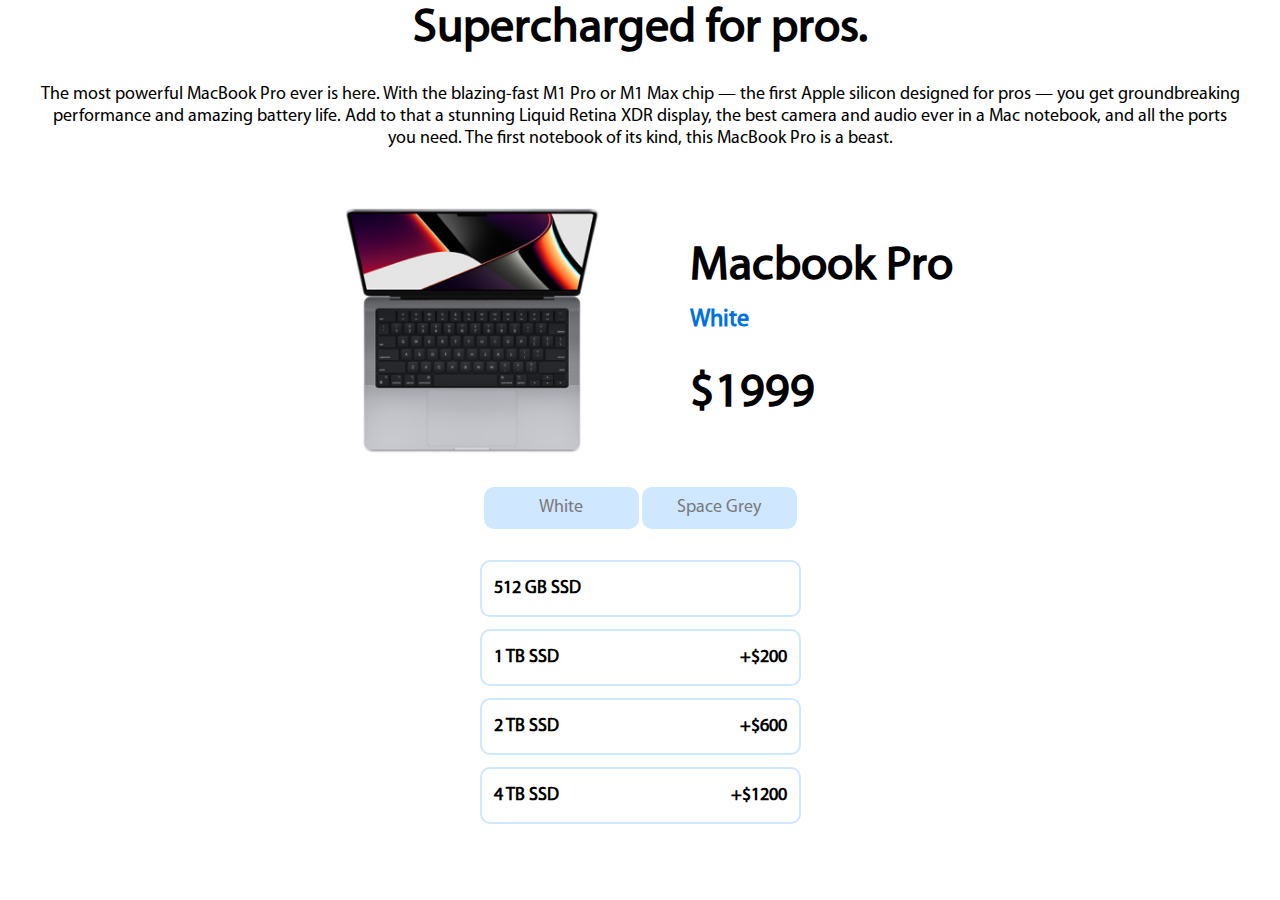
<file: js_hw19/mac/index.html>
<!DOCTYPE html>
<html lang="ru">

<head>
    <meta charset="UTF-8">
    <meta name="viewport" content="width=device-width, initial-scale=1.0">
    <title>Document</title>
    <link rel="stylesheet" href="style.css">
</head>

<body>
    <div class="wrap">
        <center>
            <h1>Supercharged for pros.</h1>
            <p>The most powerful MacBook Pro ever is here. With the blazing-fast M1 Pro or M1 Max chip — the first Apple
                silicon designed for pros — you get groundbreaking performance and amazing battery life. Add to that a
                stunning Liquid Retina XDR display, the best camera and audio ever in a Mac notebook, and all the ports
                you
                need. The first notebook of its kind, this MacBook Pro is a beast.</p>
        </center>
        <div class="price">
            <div class="mac">
                <div class="photo"></div>
                <div class="price_text">
                    <h1>Macbook Pro</h1>
                    <h4 class="colors">White</h4>
                    <h1 class="standart">$1999</h1>
                </div>
            </div>
            <div class="color">
                <div class="col">
                    <button data-col="White" class="push">White</button>
                    <button data-col="Space Grey" class="push">Space Grey</button>
                </div>
            </div>
            <div class="memari">
                <button data-prs="price 4" class="price_btn">
                    <p>512 GB SSD</p>
                    <p></p>
                </button>
                <button data-prs="price 1" class="price_btn">
                    <p>1 TB SSD</p>
                    <p>+$200</p>
                </button>
                <button data-prs="price 2" class="price_btn">
                    <p>2 TB SSD</p>
                    <p>+$600</p>
                </button>
                <button data-prs="price 3" class="price_btn">
                    <p>4 TB SSD</p>
                    <p>+$1200</p>
                </button>
            </div>
        </div>
    </div>

    <script src="index.js"></script>
</body>

</html>
</file>
<file: js_hw19/mac/style.css>
* {
    padding: 0;
    margin: 0;
    box-sizing: border-box;
    font-family: 'MyFont';

}

@font-face {
    font-family: 'MyFont';
    src: url(fonts/MYRIADPRO-REGULAR.OTF);
}

.wrap {
    width: 1200px;
    margin: 0 auto;
}

.photo {
    height: 312px;
    width: 290px;
    background: url(../mac/img/mbp14-spacegray-select-202110\ 1.jpg) no-repeat center center / cover;
    background-size: contain;
    transition: 350ms;
}

center h1 {
    font-size: 48px;
    font-weight: 700;
    line-height: 59px;
    text-align: center;
    margin-bottom: 25px;
}

center p {
    font-size: 18px;
    font-weight: 500;
    line-height: 22px;
    text-align: center;
    margin-bottom: 25px;
}

.mac {
    display: flex;
    justify-content: space-around;
    align-items: center;
    padding: 0px 250px 0px;

}

.mac h1 {
    font-size: 48px;
    font-weight: 700;
    line-height: 59px;
    text-align: left;

}

.mac h4 {
    font-size: 24px;
    font-weight: 700;
    line-height: 30px;
    text-align: left;
    color: #0071E3;
    margin-top: 8px;
    margin-bottom: 30px;
}

.color {
    display: flex;
    justify-content: space-around;
    align-items: center;
}

.push {
    width: 155px;
    height: 42px;
    border: none;
    border-radius: 10px;
    background: #CFE7FF;
    font-size: 18px;
    font-weight: 500;
    line-height: 22px;
    text-align: center;
    color: #797979;
}

.memari {
    display: flex;
    flex-direction: column;
    align-items: center;
    margin-top: 25px;
}

.price_btn {
    display: flex;
    justify-content: space-between;
    align-items: center;
    width: 321px;
    height: 57px;
    border-radius: 10px;
    background-color: white;
    border: 2px solid #CFE7FF;
    font-size: 18px;
    font-weight: 600;
    line-height: 22px;
    text-align: left;
    margin: 6px;
    padding: 0px 12px 0px; 
}

.active {
    background: #0071E3;
    color: white;
}

.active_price{
    border: 2px solid #007FFF
}
</file>
